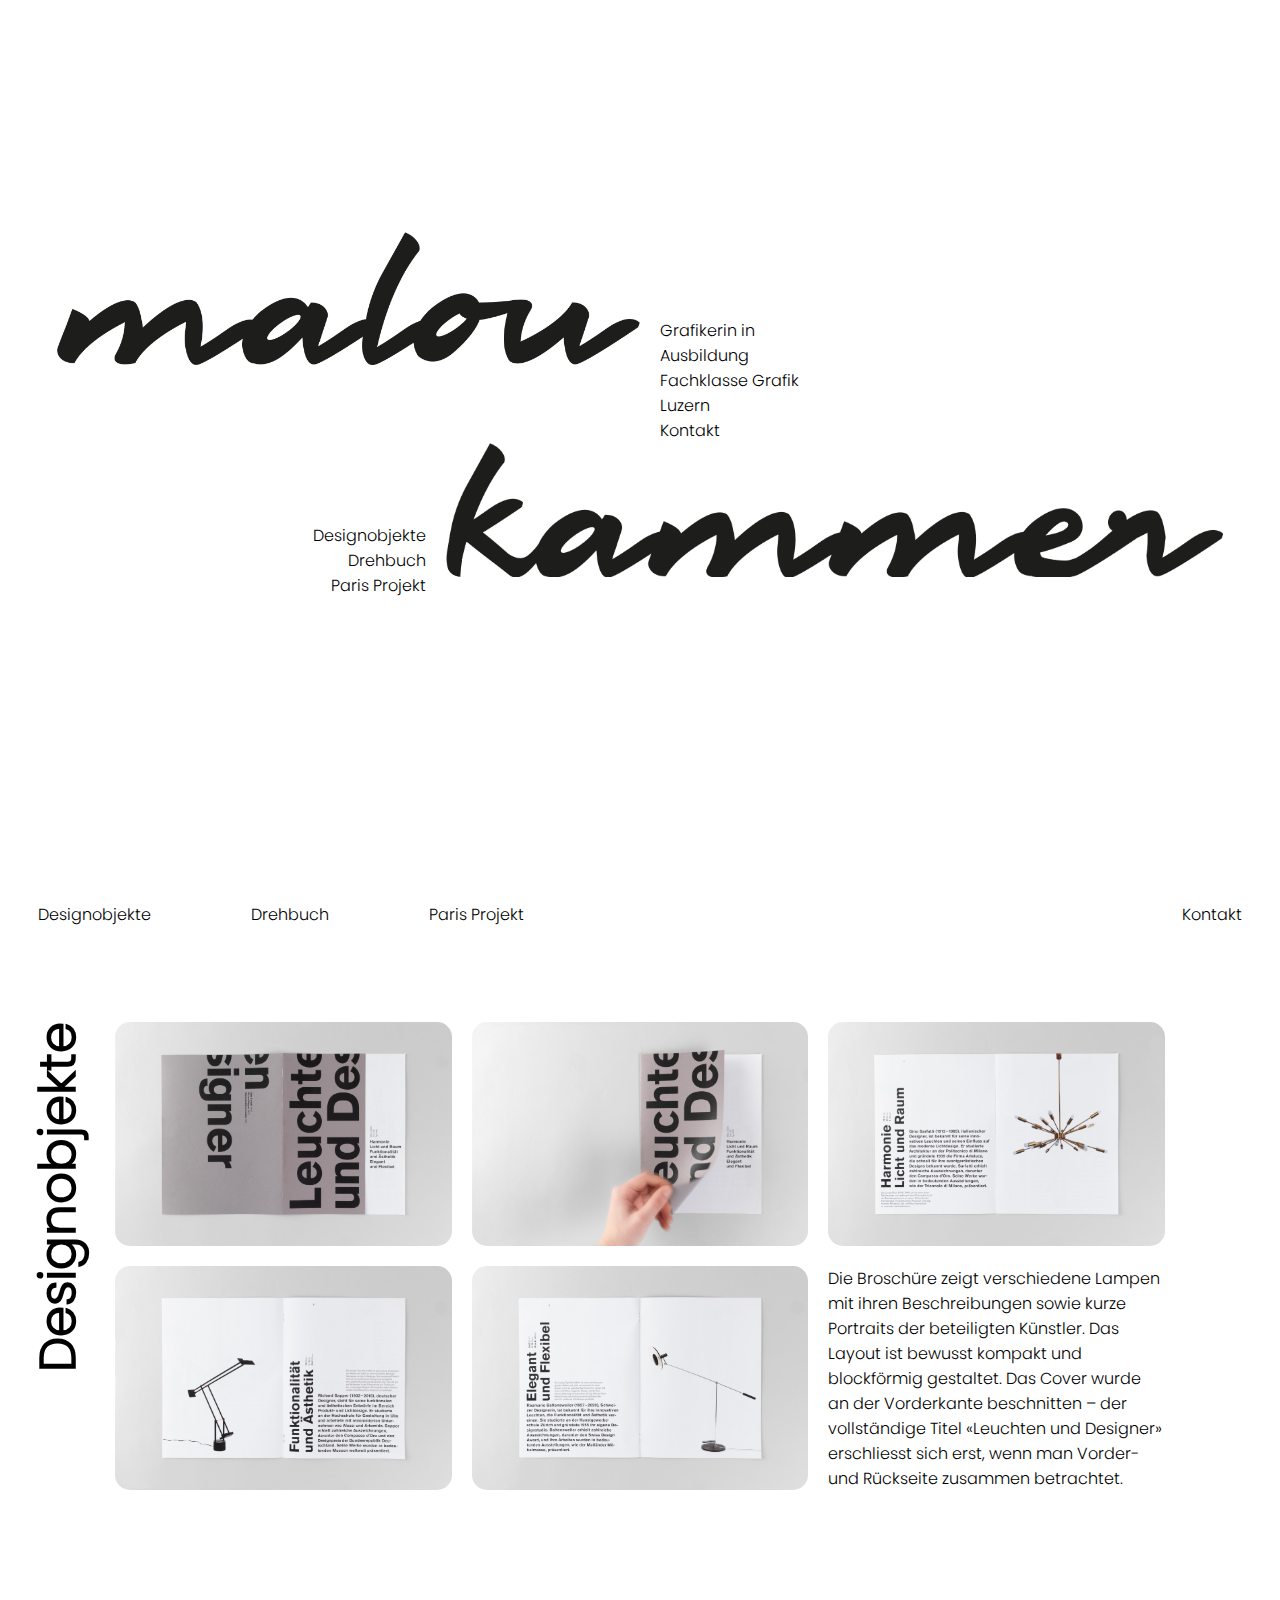
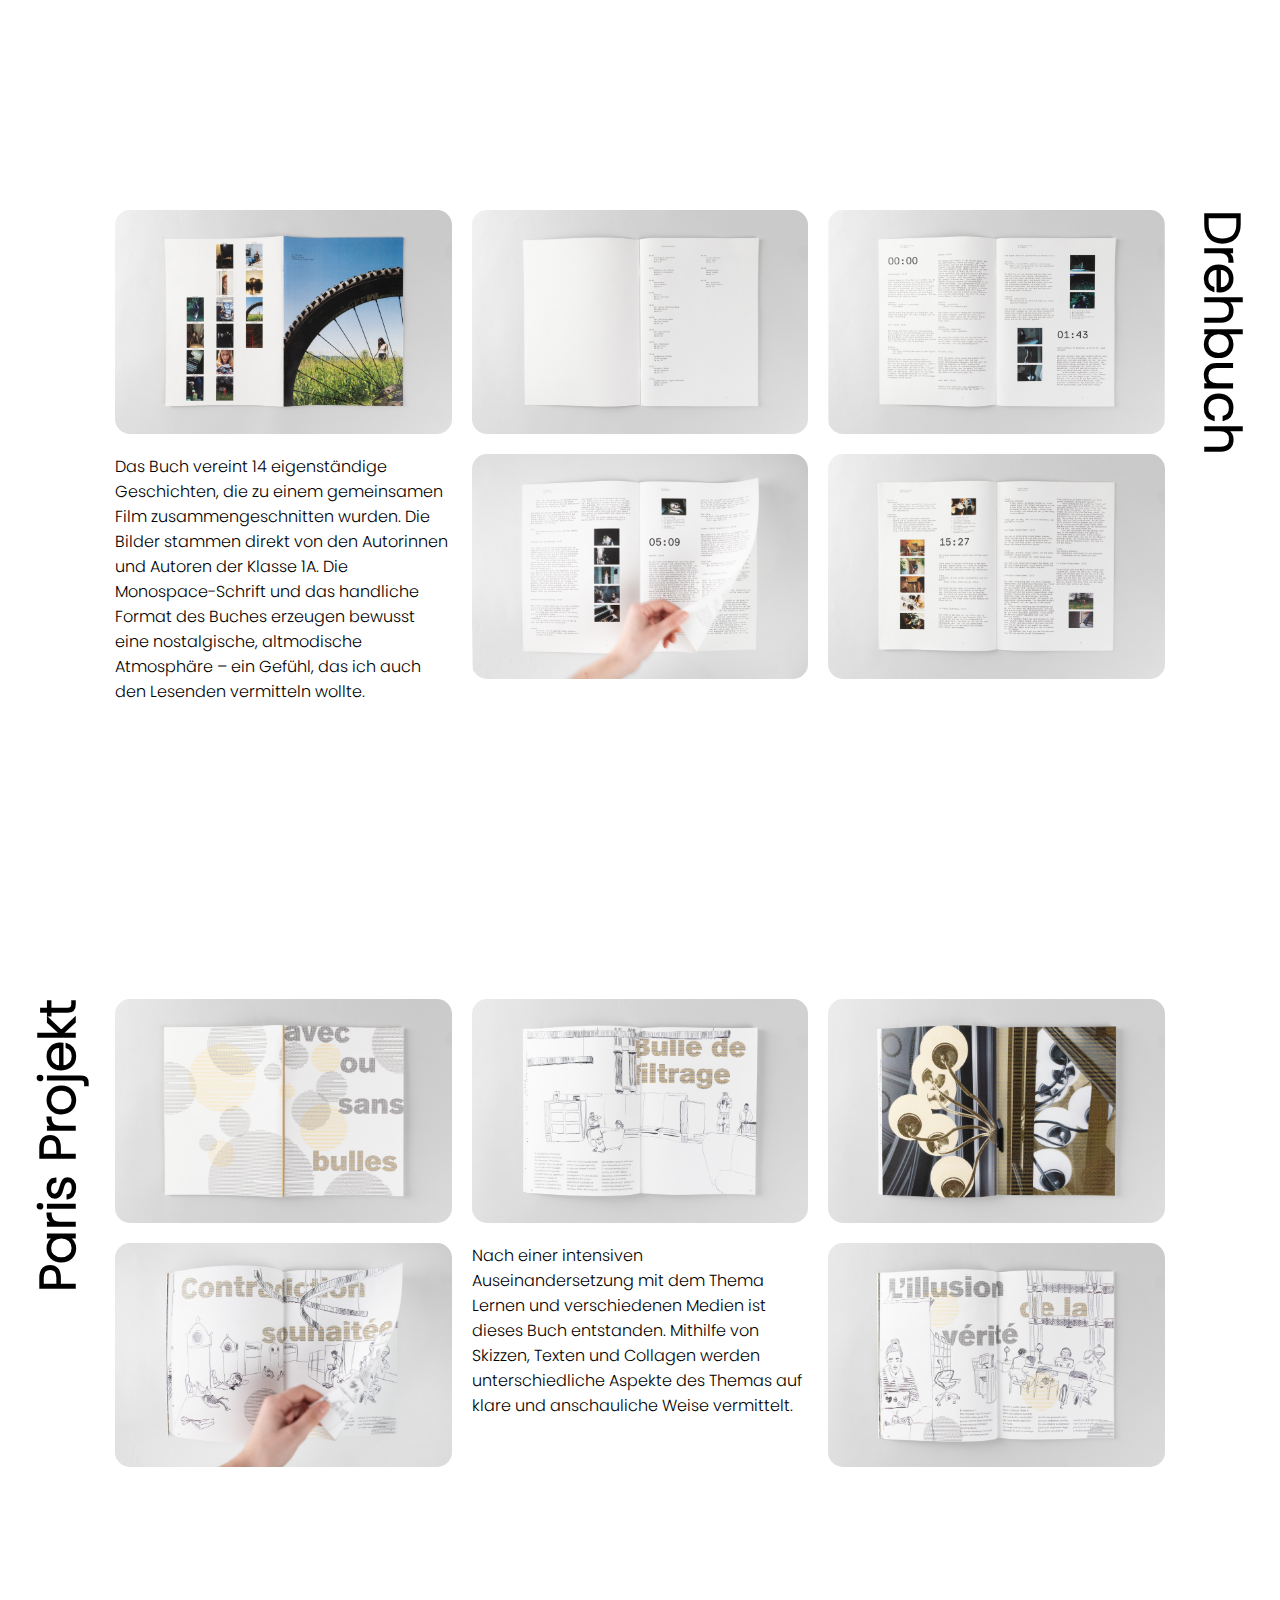
<file: index.html>
<!DOCTYPE html>
<html lang="de">

  <head>
    <meta charset="UTF-8" />
    <meta name="viewport" content="width=device-width, initial-scale=1.0" />
    <meta name="author" content="Malou Kammer" />
    <meta name="description" content="Ich bin Grafikerin in Ausbildung an der Fachklasse Grafik Luzern"/>
    <link rel="stylesheet" href="style.css" />
    <title>Malou Kammer</title>
  </head>
  
  <body>
  <div class="titel-container">

    <div class="maloukammer">
      <img src="data/Titel_Teil1.png" alt="maloukammer">
    </div>

    <div class="maloukammer2">
      <img src="data/Titel_Teil2.png" alt="maloukammer2">
    </div>

    <div class="bio">Grafikerin in Ausbildung <br> 
      <a href="https://www.fachklassegrafik.ch/" target="_blank">Fachklasse Grafik Luzern</a> <br>
      <a href="mailto:malounoelia_kammer@sluz.ch">Kontakt</a></p2>
    </div>

    <div class="bio2"><a href="#ziel-designobjekte">Designobjekte</a> <br> <a href="#ziel-drehbuch">Drehbuch</a> <br> <a href="#ziel-paris">Paris Projekt</a></p2>
    </div>
  </div>


  <div class="grid-container">

   <div class="banner">
    <p3 class="bio3">
    <a href="#ziel-designobjekte"><span>Designobjekte</span></a>
    <a href="#ziel-drehbuch"><span>Drehbuch</span></a>
    <a href="#ziel-paris"><span>Paris Projekt</span></a>
    </p3>
    <p3 class="bio4"><a href="mailto:malounoelia_kammer@sluz.ch">Kontakt</a></p3>
   </div>

   <!----------------------- Designobjekte -------------------------->
   <div class="designobjekte-name" id="ziel-designobjekte">
    <h1>Designobjekte</h1>
   </div>

   <div class="designobjekte-text">
    <p>Die Broschüre zeigt verschiedene Lampen mit ihren Beschreibungen sowie kurze Portraits der beteiligten Künstler. 
      Das Layout ist bewusst kompakt und blockförmig gestaltet. 
      Das Cover wurde an der Vorderkante beschnitten – der vollständige Titel «Leuchten und Designer» erschliesst sich erst, 
      wenn man Vorder- und Rückseite zusammen betrachtet.
    </p>
   </div>
   
   <div class="designobjekte-1">
    <img src="data/Kammer_Malou_Layout1_1.jpg" class="a"/>
    <img src="data/Kammer_Malou_Layout1_1_vergroessert.jpg" class="b"/>
   </div>

   <div class="designobjekte-2">
    <img src="data/Kammer_Malou_Layout1_2.jpg" class="a"/>
    <img src="data/Kammer_Malou_Layout1_2_vergroessert.jpg" class="b"/>
   </div>
   
   <div class="designobjekte-3">
    <img src="data/Kammer_Malou_Layout1_3.jpg" class="a"/>
    <img src="data/Kammer_Malou_Layout1_3_vergroessert.jpg" class="b"/>
   </div>

   <div class="designobjekte-4">
    <img src="data/Kammer_Malou_Layout1_4.jpg" class="a"/>
    <img src="data/Kammer_Malou_Layout1_4_vergroessert.jpg" class="b"/>
   </div>

   <div class="designobjekte-5">
    <img src="data/Kammer_Malou_Layout1_5.jpg" class="a"/>
    <img src="data/Kammer_Malou_Layout1_5_vergroessert.jpg" class="b"/>
   </div>

   <!---------------------------- Drehbuch ------------------------------>
   <div class="drehbuch-name" id="ziel-drehbuch">
    <h1>Drehbuch</h1>
   </div>

   <div class="drehbuch-text">
    <p> Das Buch vereint 14 eigenständige Geschichten, die zu einem gemeinsamen Film zusammengeschnitten wurden. 
      Die Bilder stammen direkt von den Autorinnen und Autoren der Klasse 1A. 
      Die Monospace-Schrift und das handliche Format des Buches erzeugen bewusst eine nostalgische, 
      altmodische Atmosphäre – ein Gefühl, das ich auch den Lesenden vermitteln wollte.
    </p>
   </div>
   
   <div class="drehbuch-1">
    <img src="data/Kammer_Malou_Layout2_1.jpg" class="a"/>
    <img src="data/Kammer_Malou_Layout2_1_vergroessert.jpg" class="b"/>
   </div>

   <div class="drehbuch-2">
    <img src="data/Kammer_Malou_Layout2_2.jpg" class="a"/>
    <img src="data/Kammer_Malou_Layout2_2_vergroessert.jpg" class="b"/>
   </div>

   <div class="drehbuch-3">
    <img src="data/Kammer_Malou_Layout2_3.jpg" class="a"/>
    <img src="data/Kammer_Malou_Layout2_3_vergroessert.jpg" class="b"/>
   </div>

   <div class="drehbuch-4">
    <img src="data/Kammer_Malou_Layout2_4.jpg" class="a"/>
    <img src="data/Kammer_Malou_Layout2_4_vergroessert.jpg" class="b"/>
   </div>

   <div class="drehbuch-5">
    <img src="data/Kammer_Malou_Layout2_5.jpg" class="a"/>
    <img src="data/Kammer_Malou_Layout2_5_vergroessert.jpg" class="b"/>
   </div>

   <!----------------------------- Paris -------------------------------->
   <div class="paris-name" id="ziel-paris">
    <h1>Paris Projekt</h1>
   </div>

   <div class="paris-text">
    <p> Nach einer intensiven Auseinandersetzung mit dem Thema Lernen und verschiedenen Medien 
      ist dieses Buch entstanden. Mithilfe von Skizzen, Texten und Collagen werden unterschiedliche Aspekte 
      des Themas auf klare und anschauliche Weise vermittelt.


    </p>
   </div>
   
   <div class="paris-1">
    <img src="data/Kammer_Malou_Layout4_Paris_1.jpg" class="a"/>
    <img src="data/Kammer_Malou_Layout4_Paris_1_vergroessert.jpg" class="b"/>
   </div>
   
    <div class="paris-2">
    <img src="data/Kammer_Malou_Layout4_Paris_2.jpg" class="a"/>
    <img src="data/Kammer_Malou_Layout4_Paris_2_vergroessert.jpg" class="b"/>
   </div>

   <div class="paris-3">
    <img src="data/Kammer_Malou_Layout4_Paris_3.jpg" class="a"/>
    <img src="data/Kammer_Malou_Layout4_Paris_3_vergroessert.jpg" class="b"/>
   </div>

   <div class="paris-4">
    <img src="data/Kammer_Malou_Layout4_Paris_4.jpg" class="a"/>
    <img src="data/Kammer_Malou_Layout4_Paris_4_vergroessert.jpg" class="b"/>
   </div>

   <div class="paris-5">
    <img src="data/Kammer_Malou_Layout4_Paris_5.jpg" class="a"/>
    <img src="data/Kammer_Malou_Layout4_Paris_5_vergroessert.jpg" class="b"/>
   </div>
   
    <!-- ACHTUNG HIER ENDET UNSER GRID CONTAINER -->
  </div>
  
  
  
  
  
  
  
  
    <!-- ACHTUNG ALLER INHALT MUSS VOR DIESER LINIE REIN -->
  </body>
  
</html>
</file>
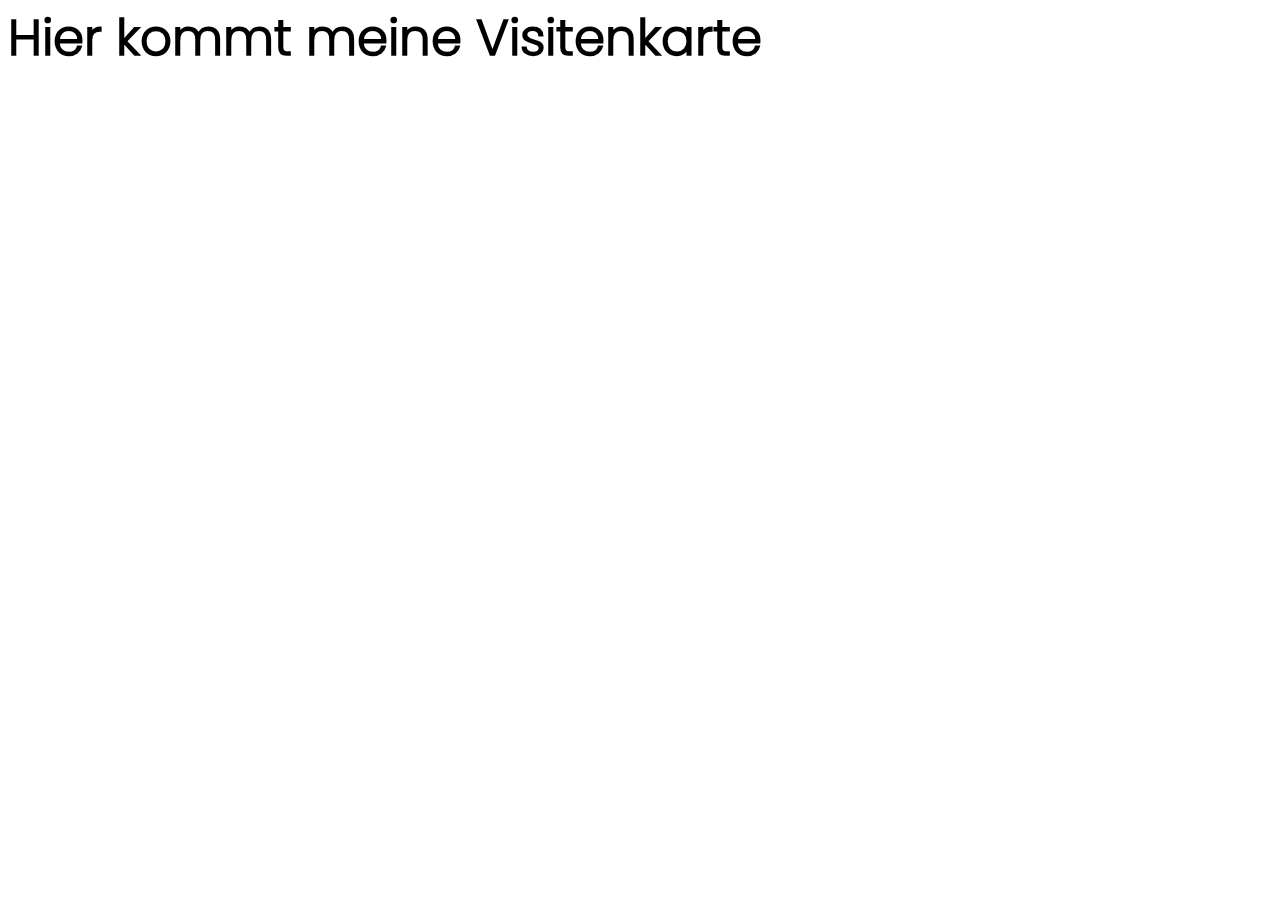
<file: index_platzhalter.html>
<!DOCTYPE html>
<html lang="de">

  <head>
    <meta charset="UTF-8" />
    <meta name="viewport" content="width=device-width, initial-scale=1.0" />
    <meta name="author" content="Malou Kammer" />
    <meta name="description" content="Ich bin Grafikerin in Ausbildung an der Fachklasse Grafik Luzern"/>
    <link rel="stylesheet" href="style.css" />
    <title>Malou Kammer</title>
  </head>
  
  <body>
    <h1>Hier kommt meine Visitenkarte</h1>
  </body>
  
</html>
</file>
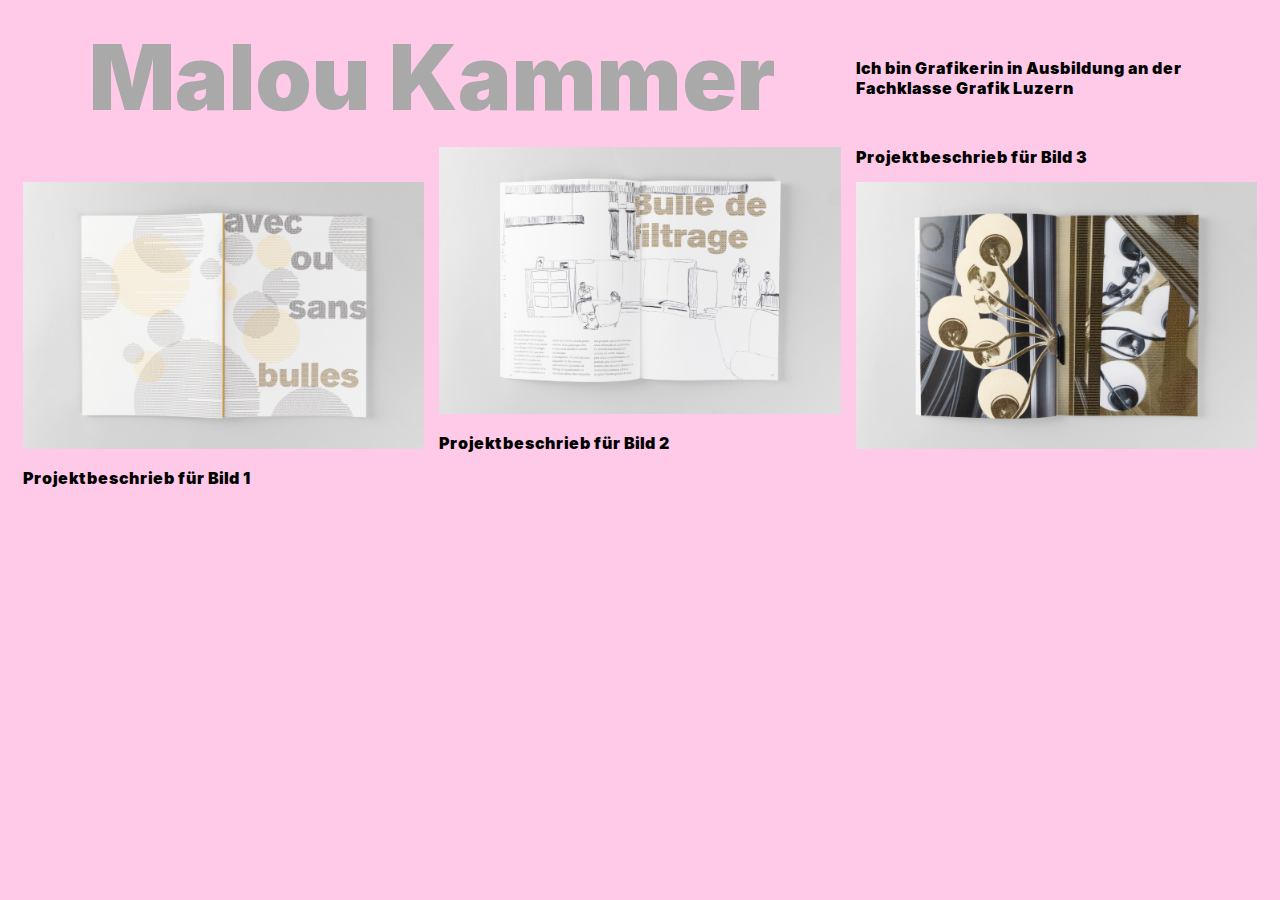
<file: index_v2.html>
<!DOCTYPE html>
<html lang="de">

  <head>
    <meta charset="UTF-8" />
    <meta name="viewport" content="width=device-width, initial-scale=1.0" />
    <meta name="author" content="Malou Kammer" />
    <meta name="description" content="Ich bin Grafikerin in Ausbildung an der Fachklasse Grafik Luzern"/>
    <link rel="stylesheet" href="style_v2.css" />
    <title>Malou Kammer</title>
  </head>
  
  <body>
  <div class="grid-container">
   
    <div class="name">
      <h1>Malou Kammer</h1>
   </div>

   <div class="bio">
    <p>Ich bin Grafikerin in Ausbildung an der Fachklasse Grafik Luzern</p>
   </div>
   
   <div class="image-1">
    <img src="data/Kammer_Malou_Layout4_Paris_1.jpg" />
   </div>
   
    <div class="image-2">
    <img src="data/Kammer_Malou_Layout4_Paris_2.jpg" />
   </div>

   <div class="image-3">
    <img src="data/Kammer_Malou_Layout4_Paris_3.jpg" />
   </div>

   <div class="text-1">
    <p>Projektbeschrieb für Bild 1</p>
   </div>

   <div class="text-2">
    <p>Projektbeschrieb für Bild 2</p>
   </div>

   <div class="text-3">
    <p>Projektbeschrieb für Bild 3</p>
   </div>






    <!-- ACHTUNG HIER ENDET UNSER GRID CONTAINER -->
  </div>
  
  
  
  
  
  
  
  
  
  
  
    <!-- ACHTUNG ALLER INHALT MUSS VOR DIESER LINIE REIN -->
  </body>
  
</html>
</file>
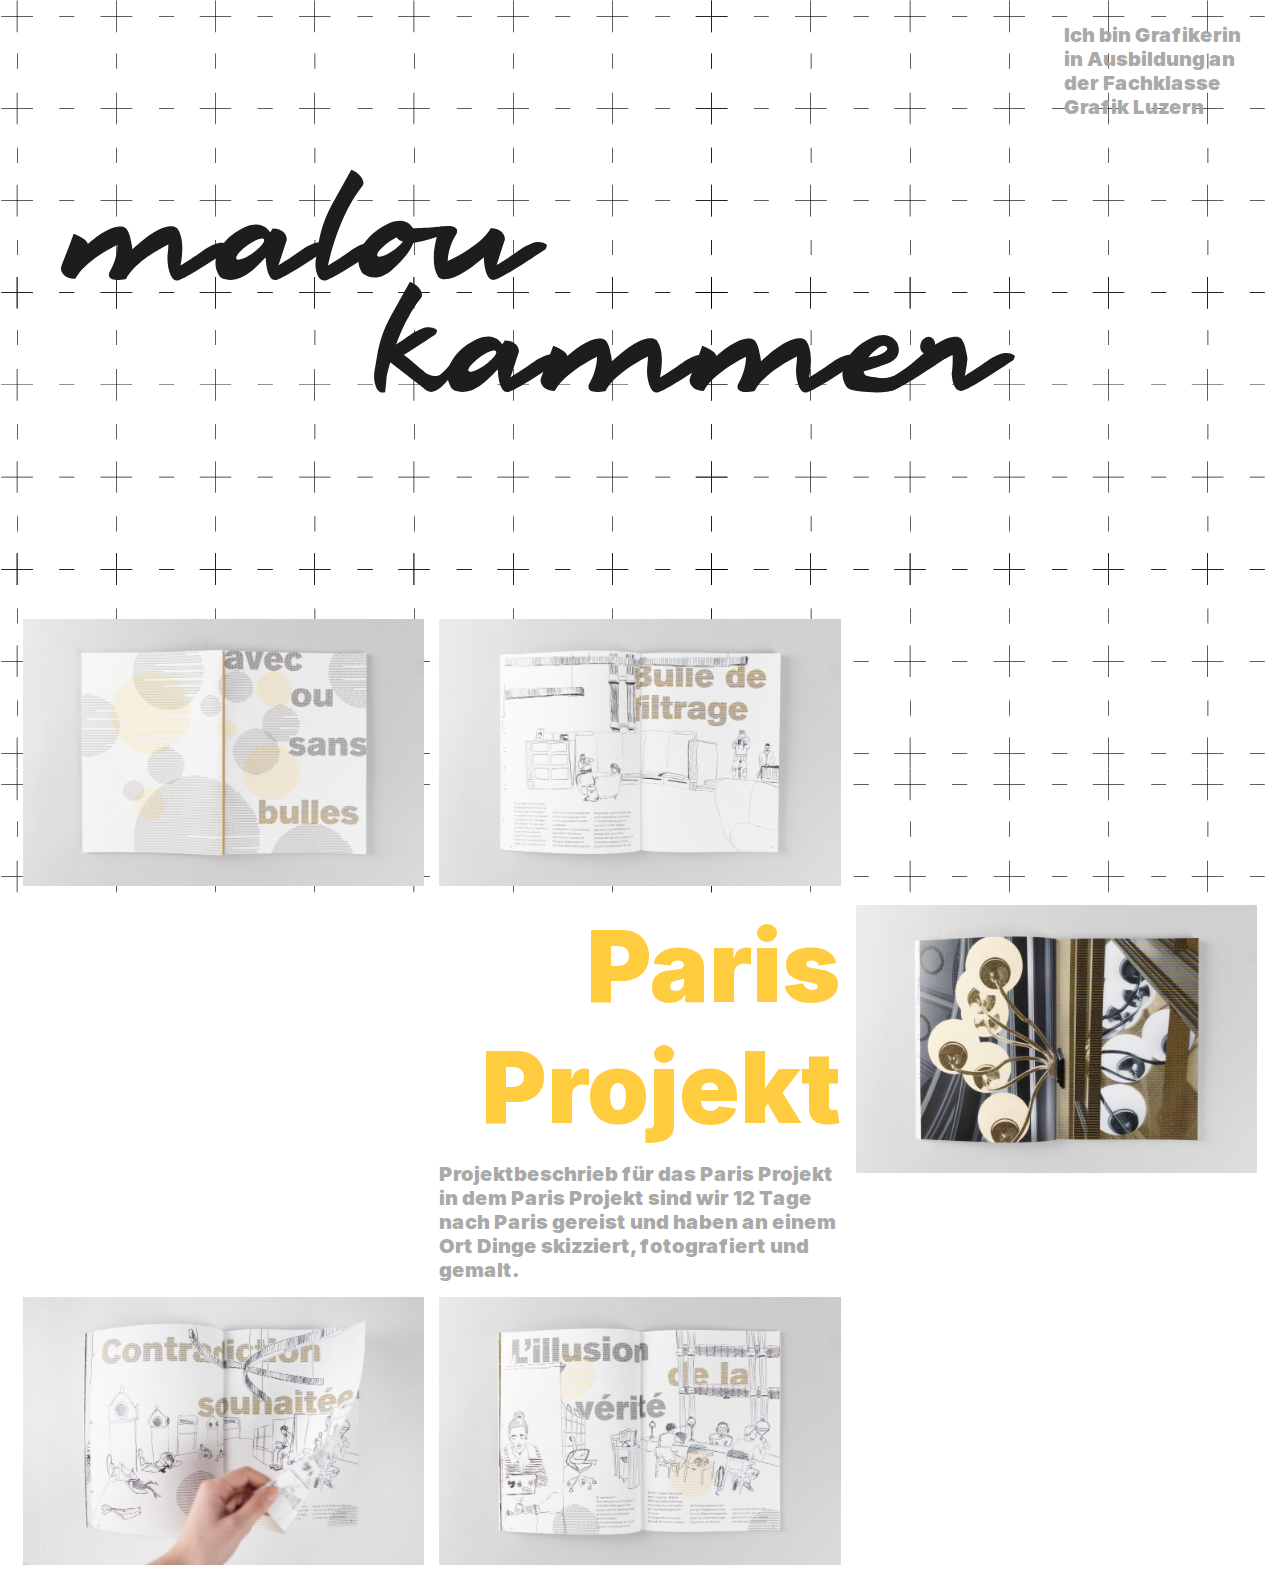
<file: index_v3.html>
<!DOCTYPE html>
<html lang="de">

  <head>
    <meta charset="UTF-8" />
    <meta name="viewport" content="width=device-width, initial-scale=1.0" />
    <meta name="author" content="Malou Kammer" />
    <meta name="description" content="Ich bin Grafikerin in Ausbildung an der Fachklasse Grafik Luzern"/>
    <link rel="stylesheet" href="style_v3.css" />
    <title>Malou Kammer</title>
  </head>
  
  <body>
  <div class="grid-container">

   <div class="projectname">
    <h2>Paris Projekt</h2>
   </div>

   <div class="bio">
    <p>Ich bin Grafikerin in Ausbildung an der Fachklasse Grafik Luzern</p>
   </div>
   
   <div class="image-1">
    <img src="data/Kammer_Malou_Layout4_Paris_1.jpg" />
   </div>
   
    <div class="image-2">
    <img src="data/Kammer_Malou_Layout4_Paris_2.jpg" />
   </div>

   <div class="image-3">
    <img src="data/Kammer_Malou_Layout4_Paris_3.jpg" />
   </div>

   <div class="image-4">
    <img src="data/Kammer_Malou_Layout4_Paris_4.jpg" />
   </div>

   <div class="image-5">
    <img src="data/Kammer_Malou_Layout4_Paris_5.jpg" />
   </div>

   <div class="schrift">
    <img src="data/schrift.svg" />
   </div>

   <div class="text-1">
    <p>Projektbeschrieb für das Paris Projekt in dem Paris Projekt sind wir 12 Tage nach Paris gereist und haben an einem Ort Dinge skizziert, fotografiert und gemalt.
    </p>
   </div>

   
    <!-- ACHTUNG HIER ENDET UNSER GRID CONTAINER -->
  </div>
  
  
  
  
  
  
  
  
  
  
  
    <!-- ACHTUNG ALLER INHALT MUSS VOR DIESER LINIE REIN -->
  </body>
  
</html>
</file>
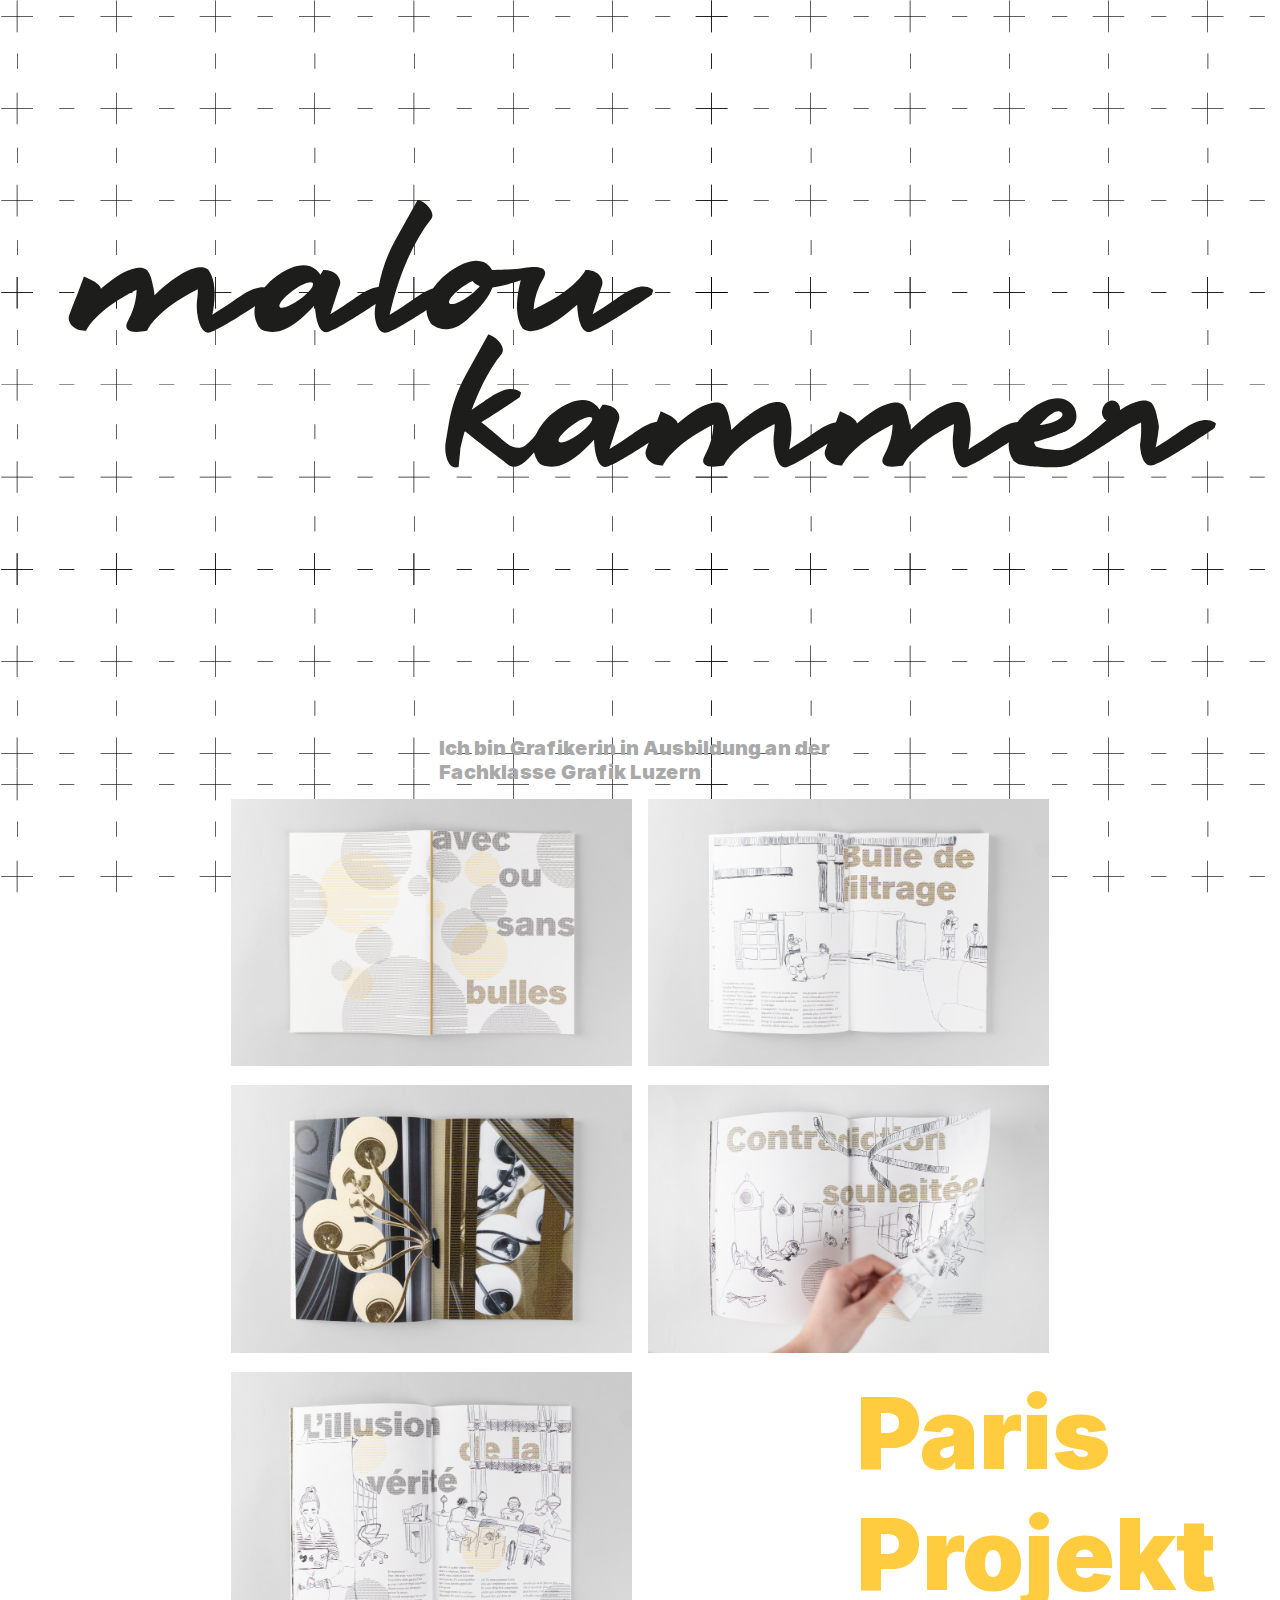
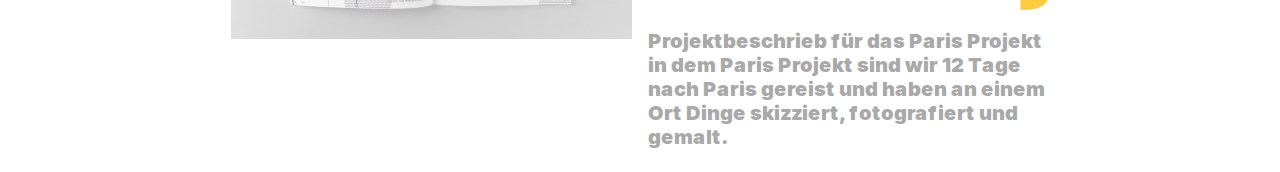
<file: index_v4.html>
<!DOCTYPE html>
<html lang="de">

  <head>
    <meta charset="UTF-8" />
    <meta name="viewport" content="width=device-width, initial-scale=1.0" />
    <meta name="author" content="Malou Kammer" />
    <meta name="description" content="Ich bin Grafikerin in Ausbildung an der Fachklasse Grafik Luzern"/>
    <link rel="stylesheet" href="style_v4.css" />
    <title>Malou Kammer</title>
  </head>
  
  <body>
  <div class="grid-container">

   <div class="projectname">
    <h2>Paris Projekt</h2>
   </div>

   <div class="bio">
    <p>Ich bin Grafikerin in Ausbildung an der Fachklasse Grafik Luzern</p>
   </div>
   
   <div class="image-1">
    <img src="data/Kammer_Malou_Layout4_Paris_1.jpg" />
   </div>
   
    <div class="image-2">
    <img src="data/Kammer_Malou_Layout4_Paris_2.jpg" />
   </div>

   <div class="image-3">
    <img src="data/Kammer_Malou_Layout4_Paris_3.jpg" />
   </div>

   <div class="image-4">
    <img src="data/Kammer_Malou_Layout4_Paris_4.jpg" />
   </div>

   <div class="image-5">
    <img src="data/Kammer_Malou_Layout4_Paris_5.jpg" />
   </div>

   <div class="schrift">
    <img src="data/schrift.svg" />
   </div>

   <div class="text-1">
    <p>Projektbeschrieb für das Paris Projekt in dem Paris Projekt sind wir 12 Tage nach Paris gereist und haben an einem Ort Dinge skizziert, fotografiert und gemalt.
    </p>
   </div>

   
    <!-- ACHTUNG HIER ENDET UNSER GRID CONTAINER -->
  </div>
  
  
  
  
  
  
  
  
  
  
  
    <!-- ACHTUNG ALLER INHALT MUSS VOR DIESER LINIE REIN -->
  </body>
  
</html>
</file>
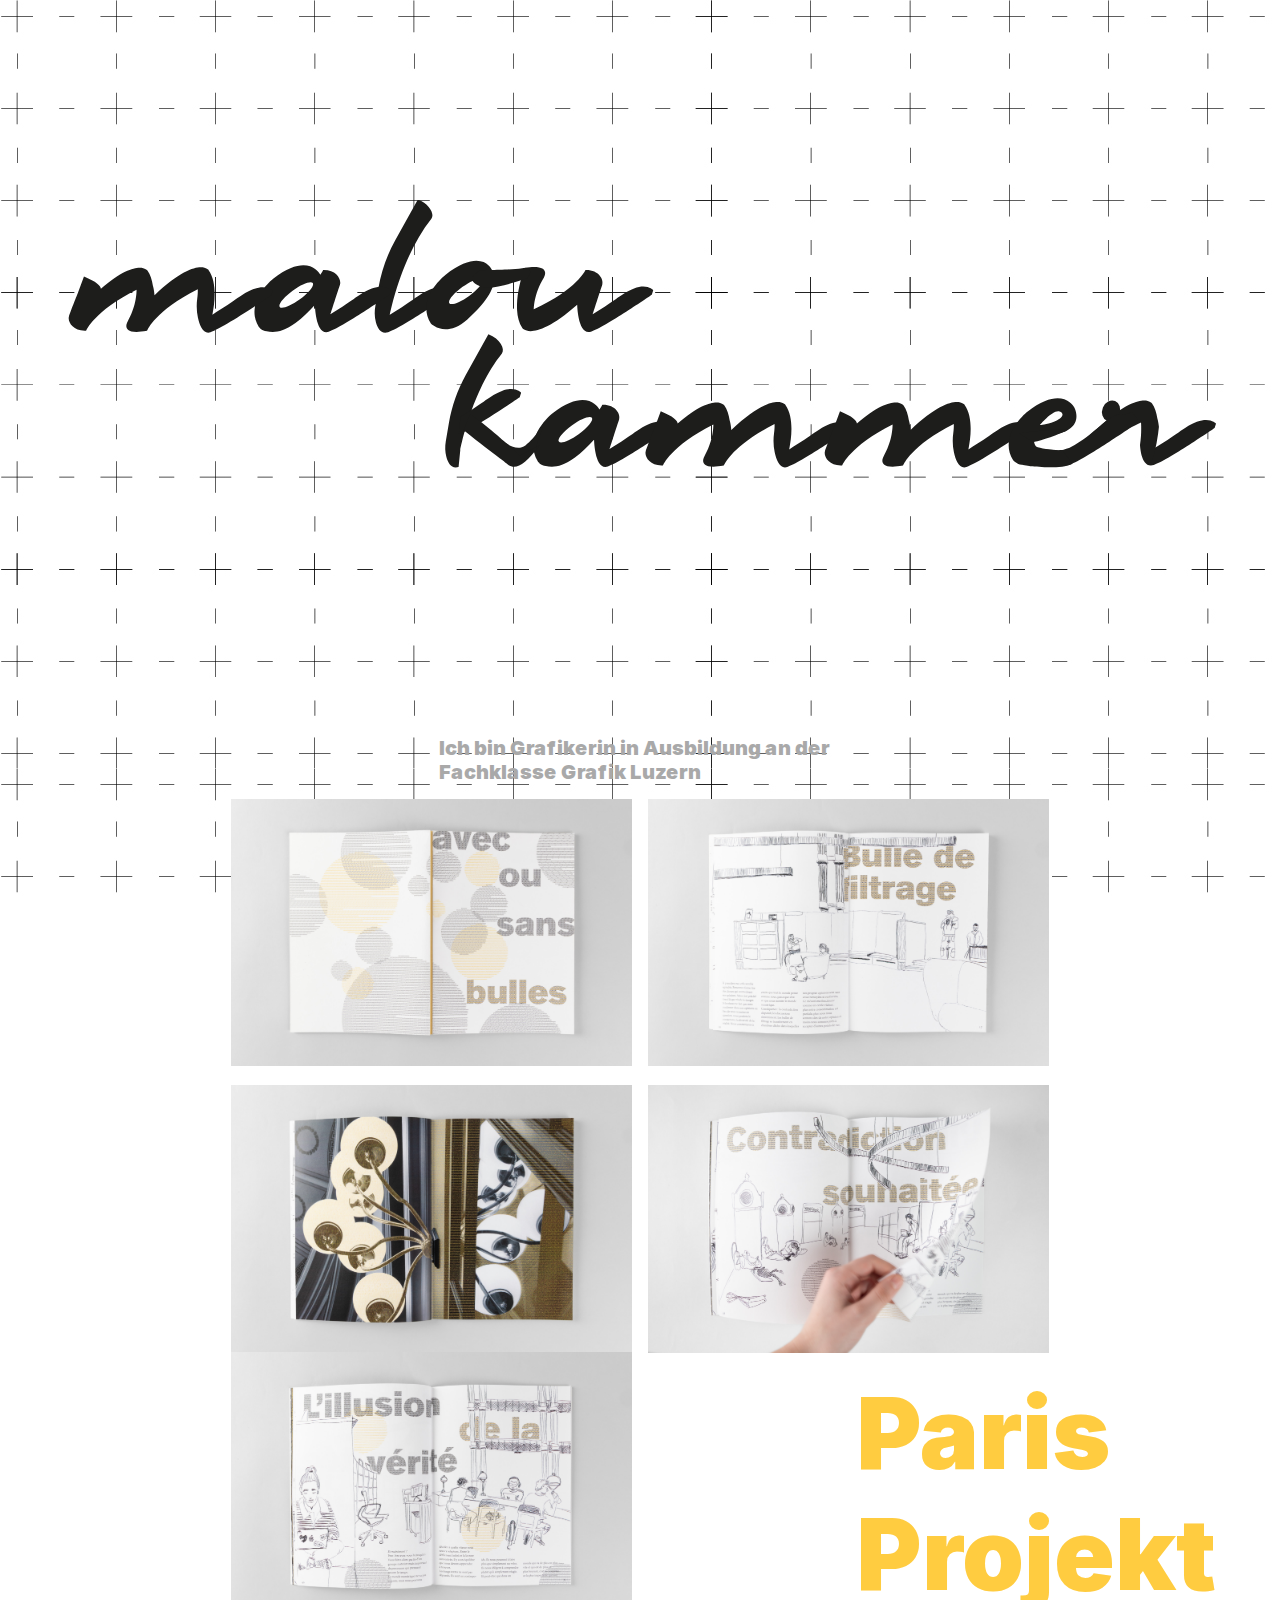
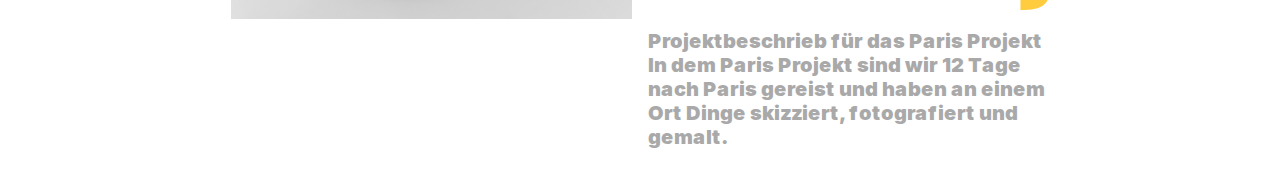
<file: index_v5.html>
<!DOCTYPE html>
<html lang="de">

  <head>
    <meta charset="UTF-8" />
    <meta name="viewport" content="width=device-width, initial-scale=1.0" />
    <meta name="author" content="Malou Kammer" />
    <meta name="description" content="Ich bin Grafikerin in Ausbildung an der Fachklasse Grafik Luzern"/>
    <link rel="stylesheet" href="style_v5.css" />
    <title>Malou Kammer</title>
  </head>
  
  <body>
  <div class="grid-container">

   <div class="projectname">
    <h2><a href="mailto:malounoelia_kammer@sluz.ch">Paris Projekt</a></h2>
   </div>

   <div class="bio">
    <p>Ich bin Grafikerin in Ausbildung an der Fachklasse Grafik Luzern</p>
   </div>
   
   <div class="image-1">
    <img src="data/Kammer_Malou_Layout4_Paris_1.jpg" />
   </div>
   
    <div class="image-2">
    <img src="data/Kammer_Malou_Layout4_Paris_2.jpg" />
   </div>

   <div class="image-3">
    <img src="data/Kammer_Malou_Layout4_Paris_3.jpg" />
   </div>

   <div class="image-4">
    <img src="data/Kammer_Malou_Layout4_Paris_4.jpg" />
   </div>

   <div class="image-5">
    <img src="data/Kammer_Malou_Layout4_Paris_5.jpg" />
   </div>

   <div class="schrift">
    <img src="data/schrift.svg" class="a" />
    <img src="data/schrift2.svg" class="b" />
   </div>

   <div class="text-1">
    <p>Projektbeschrieb für das Paris Projekt <br /> In dem Paris Projekt sind wir 12 Tage nach Paris gereist und haben an einem Ort Dinge skizziert, fotografiert und gemalt.
    </p>
   </div>

   
    <!-- ACHTUNG HIER ENDET UNSER GRID CONTAINER -->
  </div>
  
  
  
  
  
  
  
  
  
  
  
    <!-- ACHTUNG ALLER INHALT MUSS VOR DIESER LINIE REIN -->
  </body>
  
</html>
</file>
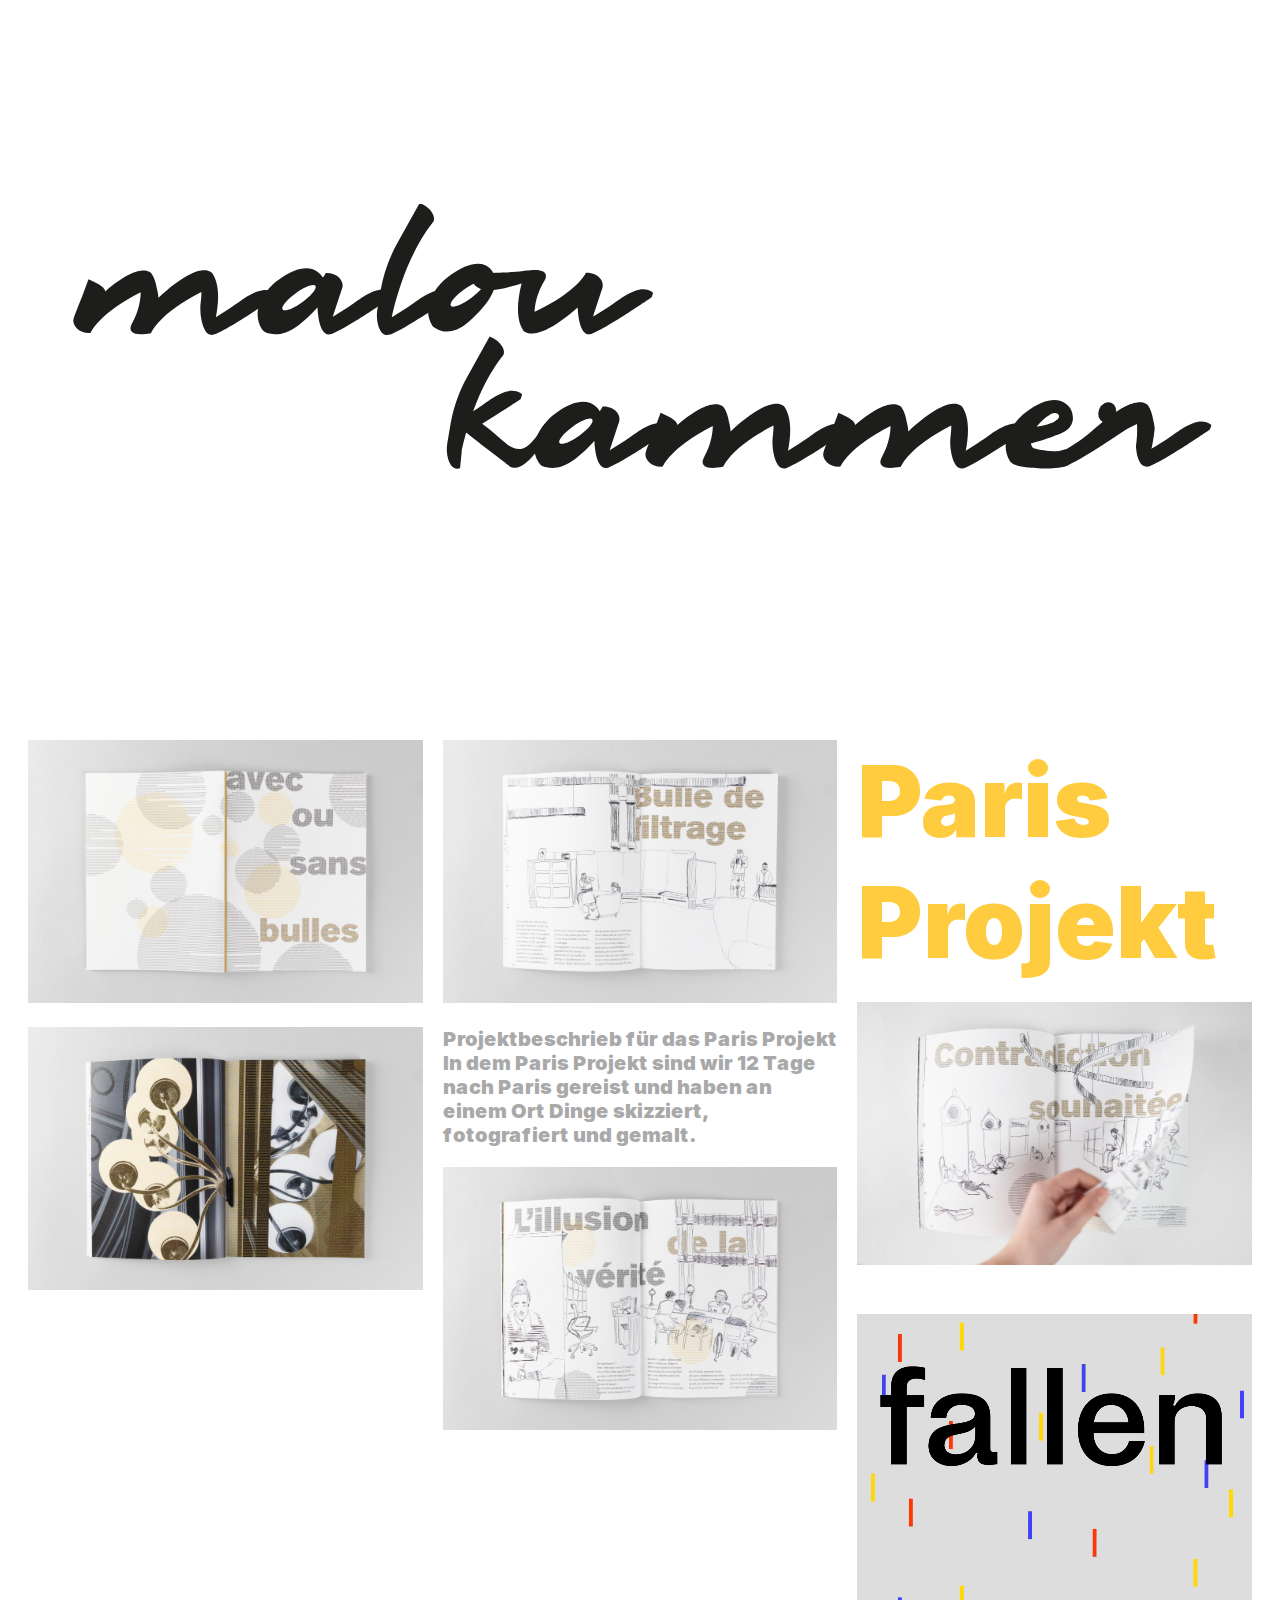
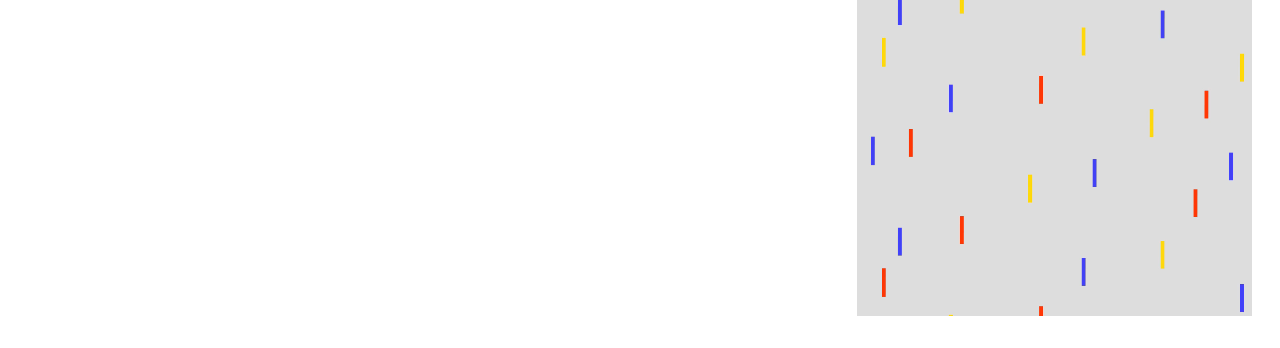
<file: index_v7.html>
<!DOCTYPE html>
<html lang="de">

  <head>
    <meta charset="UTF-8" />
    <meta name="viewport" content="width=device-width, initial-scale=1.0" />
    <meta name="author" content="Malou Kammer" />
    <meta name="description" content="Ich bin Grafikerin in Ausbildung an der Fachklasse Grafik Luzern"/>
    <link rel="stylesheet" href="style_v7.css" />
    <title>Malou Kammer</title>
  </head>
  
  <body>
  <div class="grid-container">

   <div class="schrift">
    <img src="data/schrift.svg" class="a" />
    <img src="data/schrift2.svg" class="b" />
   </div>

   <div class="projectname">
    <h2>Paris Projekt</h2>
   </div>
   
   <div class="image-1">
    <img src="data/Kammer_Malou_Layout4_Paris_1.jpg" />
   </div>
   
    <div class="image-2">
    <img src="data/Kammer_Malou_Layout4_Paris_2.jpg" />
   </div>

   <div class="image-3">
    <img src="data/Kammer_Malou_Layout4_Paris_3.jpg" />
   </div>

   <div class="image-4">
    <img src="data/Kammer_Malou_Layout4_Paris_4.jpg" />
   </div>

   <div class="image-5">
    <img src="data/Kammer_Malou_Layout4_Paris_5.jpg" />
   </div>

   <div class="text-1">
    <p>Projektbeschrieb für das Paris Projekt <br /> In dem Paris Projekt sind wir 12 Tage nach Paris gereist und haben an einem Ort Dinge skizziert, fotografiert und gemalt.
    </p>
   </div>

    <div class="video">
    <video autoplay loop muted playsinline>
        <source src="data/Kammer_Malou_AfterEffects.mp4" type="video/mp4">
    </video>
    </div>

   
    <!-- ACHTUNG HIER ENDET UNSER GRID CONTAINER -->
  </div>
  
  
  
  
  
  
  
  
  
  
  
    <!-- ACHTUNG ALLER INHALT MUSS VOR DIESER LINIE REIN -->
  </body>
  
</html>
</file>
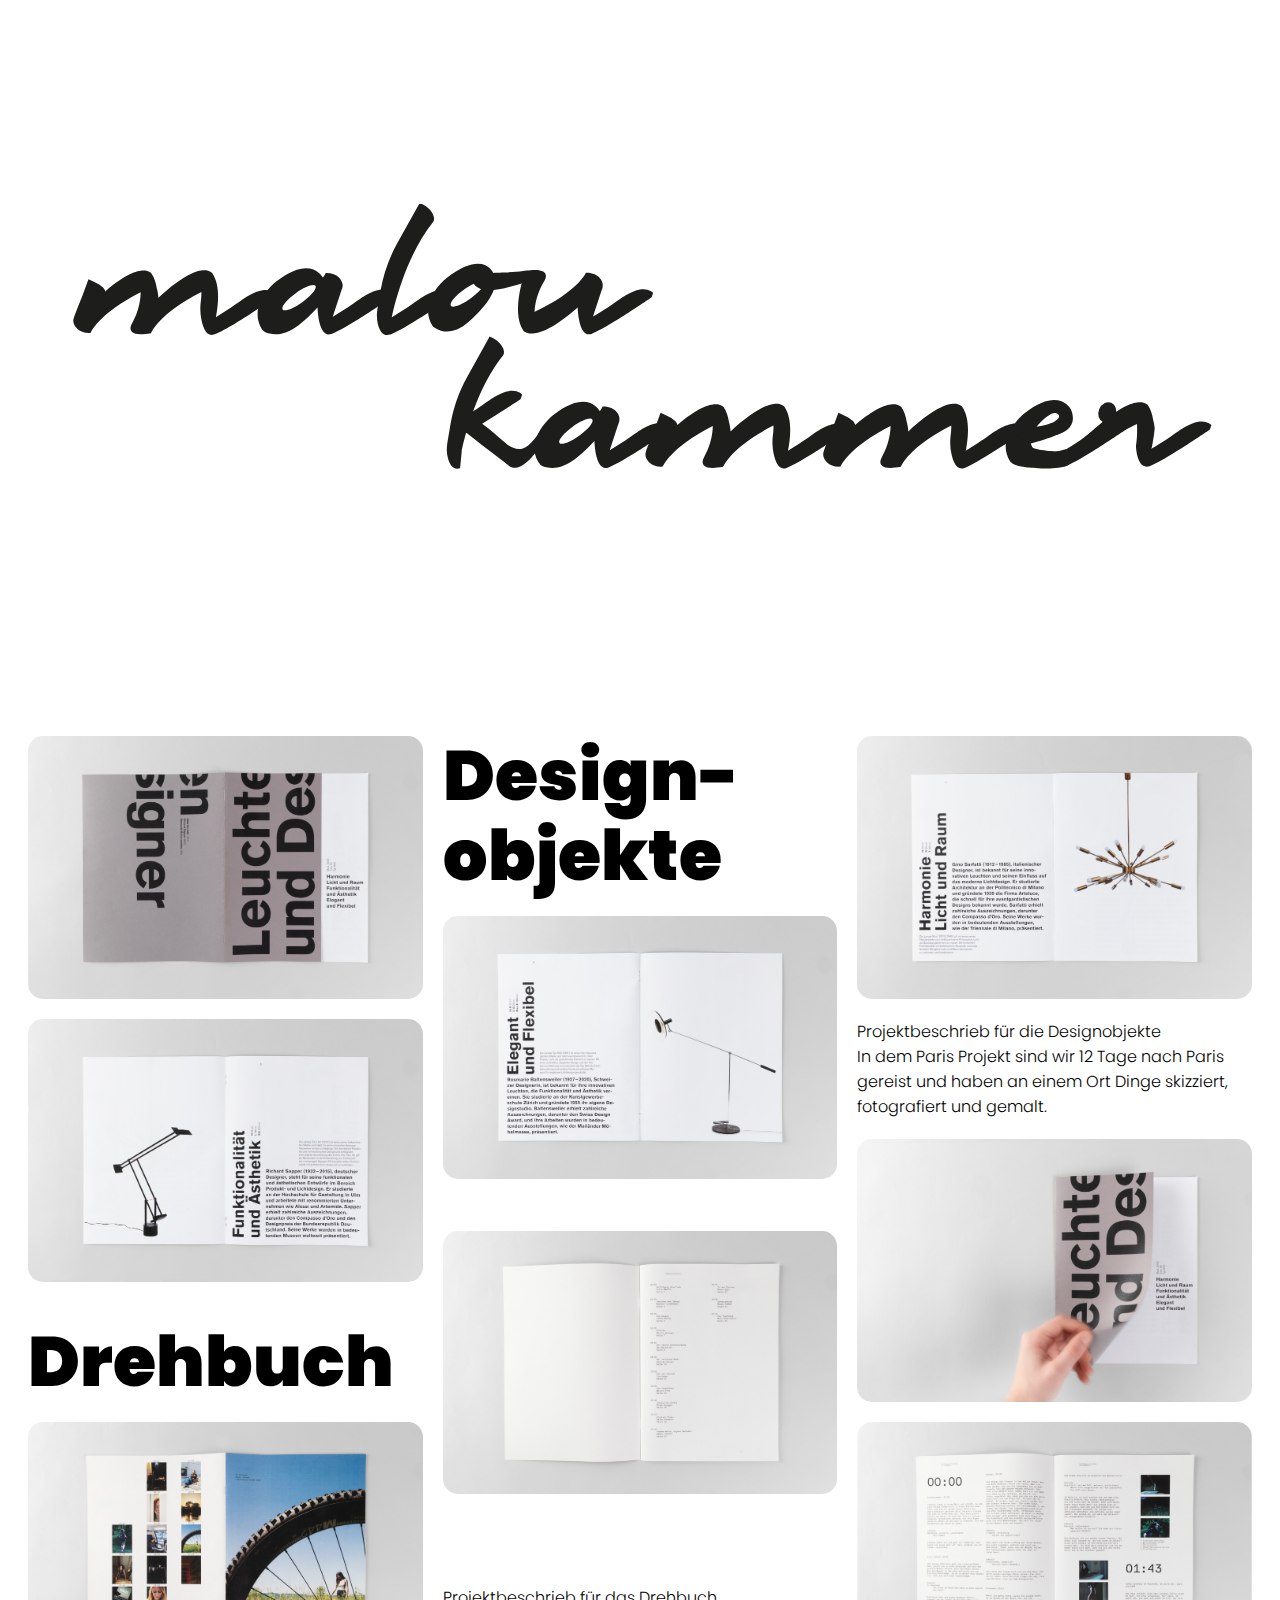
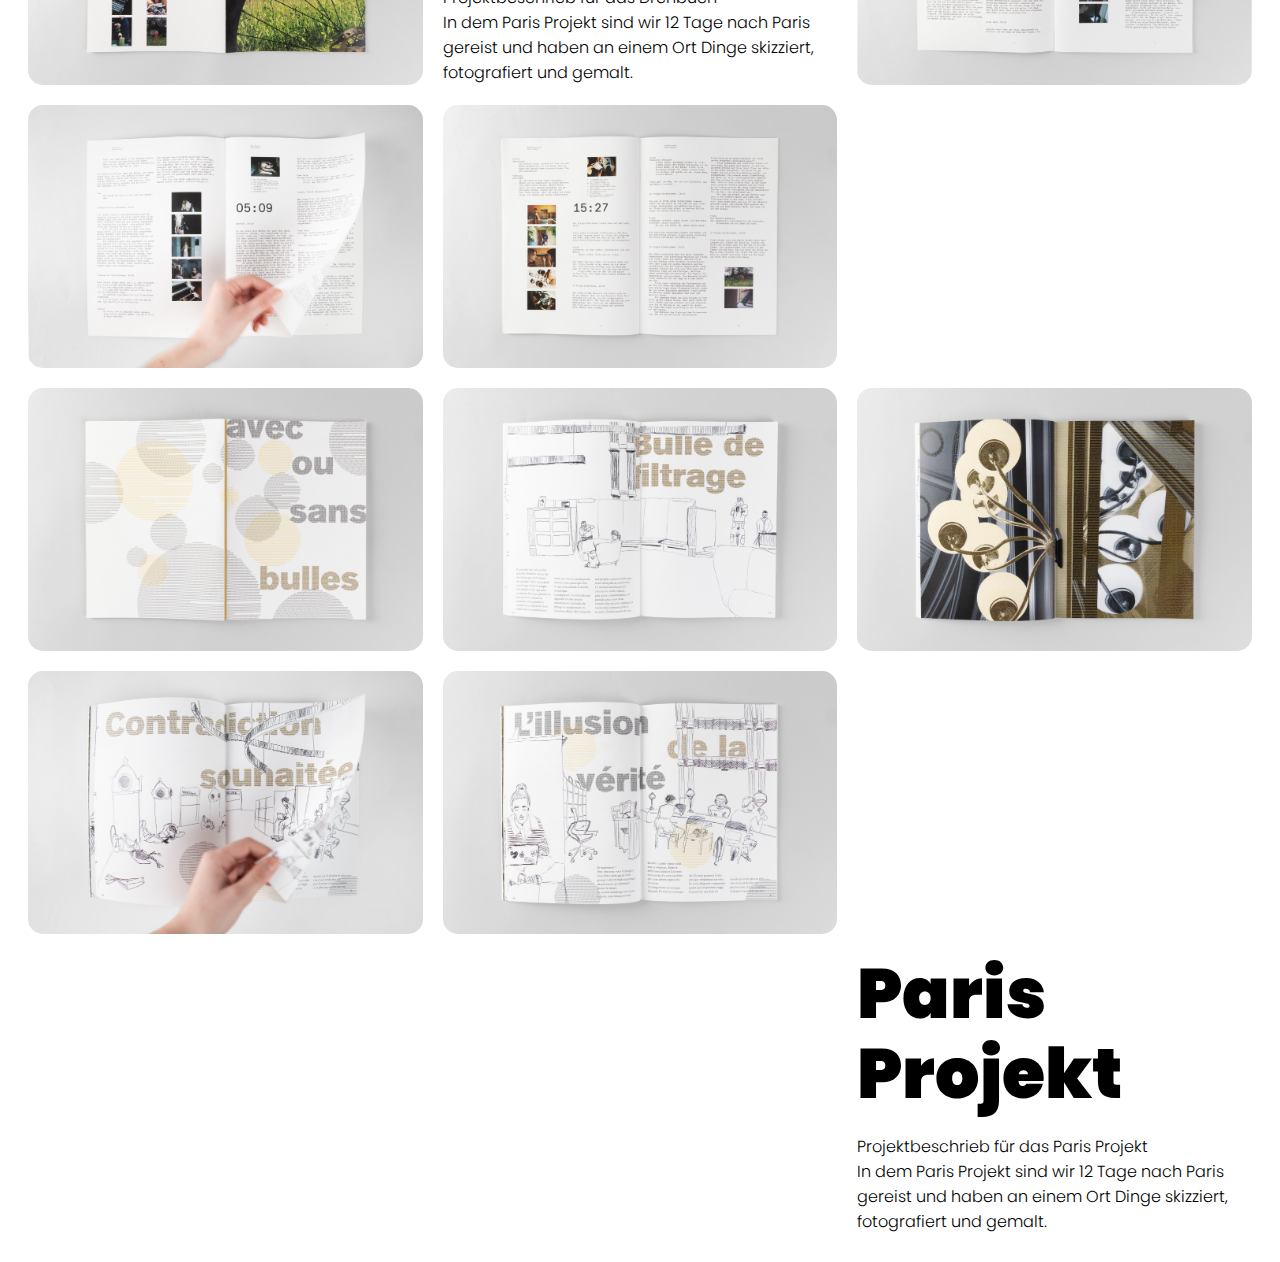
<file: index_v8.html>
<!DOCTYPE html>
<html lang="de">

  <head>
    <meta charset="UTF-8" />
    <meta name="viewport" content="width=device-width, initial-scale=1.0" />
    <meta name="author" content="Malou Kammer" />
    <meta name="description" content="Ich bin Grafikerin in Ausbildung an der Fachklasse Grafik Luzern"/>
    <link rel="stylesheet" href="style_v8.css" />
    <title>Malou Kammer</title>
  </head>
  
  <body>
  <div class="grid-container">

   <div class="maloukammer">
    <img src="data/schrift.svg" />
   </div>

   <!----------------------- Designobjekte -------------------------->
   <div class="designobjekte-name">
    <h1>Design-<br /> objekte</h1>
   </div>

   <div class="designobjekte-text">
    <p>Projektbeschrieb für die Designobjekte <br /> In dem Paris Projekt sind wir 12 Tage nach Paris gereist und haben an einem Ort Dinge skizziert, fotografiert und gemalt.
    </p>
   </div>
   
   <div class="designobjekte-1">
    <img src="data/Kammer_Malou_Layout1_1.jpg" />
   </div>

   <div class="designobjekte-2">
    <img src="data/Kammer_Malou_Layout1_2.jpg" />
   </div>
   
   <div class="designobjekte-3">
    <img src="data/Kammer_Malou_Layout1_3.jpg" />
   </div>

   <div class="designobjekte-4">
    <img src="data/Kammer_Malou_Layout1_4.jpg" />
   </div>

   <div class="designobjekte-5">
    <img src="data/Kammer_Malou_Layout1_5.jpg" />
   </div>

   <!---------------------------- Drehbuch ------------------------------>
   <div class="drehbuch-name">
    <h1>Drehbuch</h1>
   </div>

   <div class="drehbuch-text">
    <p>Projektbeschrieb für das Drehbuch <br /> In dem Paris Projekt sind wir 12 Tage nach Paris gereist und haben an einem Ort Dinge skizziert, fotografiert und gemalt.
    </p>
   </div>
   
   <div class="drehbuch-1">
    <img src="data/Kammer_Malou_Layout2_1.jpg" />
   </div>

   <div class="drehbuch-2">
    <img src="data/Kammer_Malou_Layout2_2.jpg" />
   </div>

   <div class="drehbuch-3">
    <img src="data/Kammer_Malou_Layout2_3.jpg" />
   </div>

   <div class="drehbuch-4">
    <img src="data/Kammer_Malou_Layout2_4.jpg" />
   </div>

   <div class="drehbuch-5">
    <img src="data/Kammer_Malou_Layout2_5.jpg" />
   </div>

   <!----------------------------- Paris -------------------------------->
   <div class="paris-name">
    <h1>Paris <br />Projekt</h1>
   </div>

   <div class="paris-text">
    <p>Projektbeschrieb für das Paris Projekt <br /> In dem Paris Projekt sind wir 12 Tage nach Paris gereist und haben an einem Ort Dinge skizziert, fotografiert und gemalt.
    </p>
   </div>
   
   <div class="paris-1">
    <img src="data/Kammer_Malou_Layout4_Paris_1.jpg" />
   </div>
   
    <div class="paris-2">
    <img src="data/Kammer_Malou_Layout4_Paris_2.jpg" />
   </div>

   <div class="paris-3">
    <img src="data/Kammer_Malou_Layout4_Paris_3.jpg" />
   </div>

   <div class="paris-4">
    <img src="data/Kammer_Malou_Layout4_Paris_4.jpg" />
   </div>

   <div class="paris-5">
    <img src="data/Kammer_Malou_Layout4_Paris_5.jpg" />
   </div>

   
    <!-- ACHTUNG HIER ENDET UNSER GRID CONTAINER -->
  </div>
  
  
  
  
  
  
  
  
  
  
  
    <!-- ACHTUNG ALLER INHALT MUSS VOR DIESER LINIE REIN -->
  </body>
  
</html>
</file>
<file: style.css>
@font-face {
    font-family: "Poppins-Light";
    src: url("fonts/Poppins-Light.otf") format("opentype");
}

@font-face {
    font-family: "Poppins-Black";
    src: url("fonts/Poppins-Black.otf") format("opentype");
}

body {
    font-family: "Poppins-Light", serif;
}

html {
  scroll-behavior: smooth;
  scroll-padding-top: 75px;
}

h1 {
    margin: 0;
    font-family: "Poppins-Light", serif;
    font-size: 50px;
    line-height: 60px;
}

h1:hover {
    font-size: 74px;
}

p {
    font-size: 16px;
    color: black
}

p:hover {
    font-size: 25px;
}

img {
    max-width: 100%;
    height: auto;
    border-radius: 15px;
    margin: 0;
    display: block;
}

/* ---------------------------------------- titel --------------------------------------- */

.titel-container {
    display: grid;
    grid-template-columns: 1fr 4fr 4fr 4fr 4fr 4fr 4fr 1fr;
    grid-template-areas: 
    ". maloukammer maloukammer maloukammer bio . . ."
    ". . bio2 maloukammer2 maloukammer2 maloukammer2 maloukammer2 .";
}

/* ---------------------------------------- Raster -------------------------------------- */

.grid-container {
display: grid;
padding: 20px;
gap: 20px;
grid-template-columns: 1fr 5fr 5fr 5fr 1fr;
grid-template-areas: 
"banner banner banner banner banner"
"designobjekte-name designobjekte-1 designobjekte-2 designobjekte-3 ."
"designobjekte-name designobjekte-4 designobjekte-5 designobjekte-text ."
". drehbuch-1 drehbuch-2 drehbuch-3 drehbuch-name"
". drehbuch-text drehbuch-4 drehbuch-5 drehbuch-name"
"paris-name paris-1 paris-2 paris-3 ."
"paris-name paris-4 paris-text paris-5 ."
". designobjekte-name2 designobjekte-name2 designobjekte-name2 .";
}

/* -------------------------------------- Inhalt-------------------------------------------*/

/* ---------------------------- Malou Kammer ---------------------------- */
.maloukammer {
    grid-area: maloukammer; 
    margin-top: 220px; 
    margin-bottom: 20px;
    position: relative;
}

.maloukammer img {
    max-width: 100%;
    height: auto;
    display: block;
}

.maloukammer2 {
    grid-area: maloukammer2;  
    margin-bottom: 280px;
    position: relative;
}

.maloukammer2 img {
    max-width: 100%;
    height: auto;
    display: block;
}

.bio {
    grid-area: bio;
    margin-top: 310px; 
    padding-left: 20px;
}

.bio a {
  text-decoration: none;
  color: inherit;
}

.bio a:hover {
    color: rgb(255, 137, 204);
}

.bio2 {
    grid-area: bio2;
    text-align: right;
    padding-right: 20px;
    margin-top: 80px;
}

.bio2 a {
  text-decoration: none;
  color: inherit;
}

.bio2 a:hover {
    color: rgb(255, 137, 204);
}

/* ----------------------- banner -----------------------*/
.banner {
    grid-area: banner;
    position: sticky;
    top: 0;
    z-index: 80;
    background-color: white;
    padding: 25px;
    padding-left: 10px;
    padding-right: 10px;
    justify-content: space-between;
    display: flex; 
    margin-bottom: 50px;
}

.banner a {
    text-decoration: none;
    color: inherit;
}

.bio3 {
    margin: 0;
    text-align: left;
    gap: 100px;
    display: flex;
}

.bio3 a:hover {
    color: rgb(255, 137, 204);
}

.bio4 {
    text-align: right;
}

.bio4 a:hover {
    color: rgb(255, 137, 204);
}

/* ------------------------- Designobjekte ---------------------------- */
.designobjekte-name {
    grid-area: designobjekte-name;
    margin: 0;
    writing-mode: vertical-rl;
    transform: rotate(180deg);
    /* scroll-margin-top: 75px; */
}

.designobjekte-name h1 {
    margin: 0;
    text-align: right;
}

/* #ziel-designobjekte {
    scroll-margin-top: 75px;
} */

.designobjekte-text {
    grid-area: designobjekte-text;
}

.designobjekte-text p {
    margin: 0;
    text-align: left;
}

/* ----------- Designobjekte Bilder --------- */
.designobjekte-1 {
    grid-area: designobjekte-1;
    margin: 0;
    position: relative;
}

.designobjekte-1 img {
transition: opacity ;
}

.designobjekte-1 .b {
    position: absolute;
    top: 0;
    left: 0;
    opacity: 0;
}

.designobjekte-1:hover .a {
    opacity: 0;
}

.designobjekte-1:hover .b {
    opacity: 1;
}

/* -------------------------------- */
.designobjekte-2 {
    grid-area: designobjekte-2;
    margin: 0;
    position: relative;
}

.designobjekte-2 img {
transition: opacity ;
}

.designobjekte-2 .b {
    position: absolute;
    top: 0;
    left: 0;
    opacity: 0;
}

.designobjekte-2:hover .a {
    opacity: 0;
}

.designobjekte-2:hover .b {
    opacity: 1;
}

/* -------------------------------- */
.designobjekte-3 {
    grid-area: designobjekte-3;
    margin: 0;
    position: relative;
}

.designobjekte-3 img {
transition: opacity ;
}

.designobjekte-3 .b {
    position: absolute;
    top: 0;
    left: 0;
    opacity: 0;
}

.designobjekte-3:hover .a {
    opacity: 0;
}

.designobjekte-3:hover .b {
    opacity: 1;
}

/* -------------------------------- */
.designobjekte-4 {
    grid-area: designobjekte-4;
    margin-bottom: 300px;
    position: relative;
}

.designobjekte-4 img {
transition: opacity ;
}

.designobjekte-4 .b {
    position: absolute;
    top: 0;
    left: 0;
    opacity: 0;
}

.designobjekte-4:hover .a {
    opacity: 0;
}

.designobjekte-4:hover .b {
    opacity: 1;
}

/* -------------------------------- */
.designobjekte-5 {
    grid-area: designobjekte-5;
    margin-bottom: 300px;
    position: relative;
}

.designobjekte-5 img {
transition: opacity ;
}

.designobjekte-5 .b {
    position: absolute;
    top: 0;
    left: 0;
    opacity: 0;
}

.designobjekte-5:hover .a {
    opacity: 0;
}

.designobjekte-5:hover .b {
    opacity: 1;
}

/* -------------------------------------------- Drehbuch ------------------------------------------- */
.drehbuch-name {
    grid-area: drehbuch-name;
    margin: 0;
    writing-mode: vertical-rl;
}

.drehbuch-name h1 {
    margin: 0;
    text-align: left;
}

/* #ziel-drehbuch {
    scroll-margin-top: 75px;
} */

.drehbuch-text {
    grid-area: drehbuch-text;
}

.drehbuch-text p {
    margin: 0;
    text-align: left;
}

/* ---------- Drehbuch Bilder ----------- */
.drehbuch-1 {
    grid-area: drehbuch-1;
    margin: 0;
    position: relative;
}

.drehbuch-1 img {
transition: opacity ;
}

.drehbuch-1 .b {
    position: absolute;
    top: 0;
    left: 0;
    opacity: 0;
}

.drehbuch-1:hover .a {
    opacity: 0;
}

.drehbuch-1:hover .b {
    opacity: 1;
}

/* ----------------------------- */
.drehbuch-2 {
    grid-area: drehbuch-2;
    margin: 0;
    position: relative;
}

.drehbuch-2 img {
transition: opacity ;
}

.drehbuch-2 .b {
    position: absolute;
    top: 0;
    left: 0;
    opacity: 0;
}

.drehbuch-2:hover .a {
    opacity: 0;
}

.drehbuch-2:hover .b {
    opacity: 1;
}

/* ----------------------------- */

.drehbuch-3 {
    grid-area: drehbuch-3;
    margin: 0;
    position: relative;
}

.drehbuch-3 img {
transition: opacity ;
}

.drehbuch-3 .b {
    position: absolute;
    top: 0;
    left: 0;
    opacity: 0;
}

.drehbuch-3:hover .a {
    opacity: 0;
}

.drehbuch-3:hover .b {
    opacity: 1;
}

/* ----------------------------- */

.drehbuch-4 {
    grid-area: drehbuch-4;
    margin-bottom: 300px;
    position: relative;
}

.drehbuch-4 img {
transition: opacity ;
}

.drehbuch-4 .b {
    position: absolute;
    top: 0;
    left: 0;
    opacity: 0;
}

.drehbuch-4:hover .a {
    opacity: 0;
}

.drehbuch-4:hover .b {
    opacity: 1;
}

/* ----------------------------- */

.drehbuch-5 {
    grid-area: drehbuch-5;
    margin-bottom: 300px;
    position: relative;
}

.drehbuch-5 img {
transition: opacity ;
}

.drehbuch-5 .b {
    position: absolute;
    top: 0;
    left: 0;
    opacity: 0;
}

.drehbuch-5:hover .a {
    opacity: 0;
}

.drehbuch-5:hover .b {
    opacity: 1;
}

/* ------------------------------------------------ Paris ----------------------------------------------- */
.paris-name {
    grid-area: paris-name;
    margin: 0;
    writing-mode: vertical-rl;
    transform: rotate(180deg);
}

.paris-name h1 {
    margin: 0;
    text-align: right;
}

/* #ziel-paris {
    scroll-margin-top: 75px;
} */

.paris-text {
    grid-area: paris-text;
    margin: 0;
}

.paris-text p {
    margin: 0;
    text-align: left;
}

/* ------------ Paris Bilder ----------- */
.paris-1 {
    grid-area: paris-1;
    margin: 0;
    position: relative;
}

.paris-1 img {
transition: opacity ;
}

.paris-1 .b {
    position: absolute;
    top: 0;
    left: 0;
    opacity: 0;
}

.paris-1:hover .a {
    opacity: 0;
}

.paris-1:hover .b {
    opacity: 1;
}

/* ----------------------------- */
.paris-2 {
    grid-area: paris-2;
    margin: 0;
    position: relative;
}

.paris-2 img {
transition: opacity ;
}

.paris-2 .b {
    position: absolute;
    top: 0;
    left: 0;
    opacity: 0;
}

.paris-2:hover .a {
    opacity: 0;
}

.paris-2:hover .b {
    opacity: 1;
}

/* ----------------------------- */
.paris-3 {
    grid-area: paris-3;
    margin: 0;
    position: relative;
}

.paris-3 img {
transition: opacity ;
}

.paris-3 .b {
    position: absolute;
    top: 0;
    left: 0;
    opacity: 0;
}

.paris-3:hover .a {
    opacity: 0;
}

.paris-3:hover .b {
    opacity: 1;
}

/* ----------------------------- */
.paris-4 {
    grid-area: paris-4;
    margin: 0;
    position: relative;
}

.paris-4 img {
transition: opacity ;
}

.paris-4 .b {
    position: absolute;
    top: 0;
    left: 0;
    opacity: 0;
}

.paris-4:hover .a {
    opacity: 0;
}

.paris-4:hover .b {
    opacity: 1;
}

/* ----------------------------- */

.paris-5 {
    grid-area: paris-5;
    margin: 0;
    margin-bottom: 250px;
    position: relative;
}

.paris-5 img {
transition: opacity ;
}

.paris-5 .b {
    position: absolute;
    top: 0;
    left: 0;
    opacity: 0;
}

.paris-5:hover .a {
    opacity: 0;
}

.paris-5:hover .b {
    opacity: 1;
}

/* ---------------------------- */

.text-1 {
    grid-area: text-1;
    margin: 0;
}




/* Hier endet die Zuordnung zu dem Raster */
</file>
<file: style_v2.css>
@font-face {
    font-family: "Inter-Black";
    src: url("fonts/Inter-Black.woff2") format("woff2");
}


body {
    background-color: rgb(255, 201, 232);
    font-family: "Inter-Black", serif;
}

img {
    max-width: 100%;
    height: auto;
}

h1 {
    margin: 0;
}

p {
    margin: 0;
}

.grid-container {
display: grid;
padding: 15px;
gap: 15px;
grid-template-columns: 1fr 1fr 1fr;
grid-template-areas: 
"name name bio"
". image-2 text-3"
"image-1 image-2 image-3"
"image-1 image-2 image-3"
"image-1 text-2 image-3"
"text-1 . .";
}

.name {
    grid-area: name;
}

.name h1 {
    text-align: center;
    font-size: 90px;
    color: darkgrey;
    margin: 0;
}

.bio {
    grid-area: bio;
    align-self: center;
}

.image-1 {
    grid-area: image-1;
}

.image-2 {
    grid-area: image-2;
}

.image-3 {
    grid-area: image-3;
}

.text-1 {
    grid-area: text-1;
}

.text-2 {
    grid-area: text-2;
}

.text-3 {
    grid-area: text-3;
}
</file>
<file: style_v3.css>
@font-face {
    font-family: "Inter-Black";
    src: url("fonts/Inter-Black.woff2") format("woff2");
}


body {
    background-image: url("data/Muster.jpg");
    background-attachment: fixed;
    font-family: "Inter-Black", serif;
}

img {
    max-width: 100%;
    height: auto;
}

h1 {
    margin: 0;
}

h2 {
    color: rgb(255, 204, 64);
    text-align:right;
    font-size: 100px;
}

p {
    margin: 0;
    color: darkgrey;
    font-size: 20px;
}

/* Hier geht es um das Raster */

.grid-container {
display: grid;
padding: 15px;
gap: 15px;
column-gap: 15px;
grid-template-columns: 1fr 1fr 1fr 1fr 1fr 1fr;
grid-template-areas: 
"schrift schrift schrift schrift schrift bio"
"image-1 image-1 image-2 image-2 . ."
". projectname projectname projectname image-3 image-3"
". . text-1 text-1 image-3 image-3"
"image-4 image-4 image-5 image-5 . ."
}

/* Hier beginnt die Zuordnung zu dem Raster */


.schrift {
    grid-area: schrift;  
    margin: 0;
}

.bio {
    grid-area: bio;
}

.projectname {
    grid-area: projectname;
    margin: 0;
}

.projectname h2 {
    margin: 0;
}


.image-1 {
    grid-area: image-1;
    margin: 0;
}

.image-2 {
    grid-area: image-2;
    margin: 0;
}

.image-3 {
    grid-area: image-3;
    margin: 0;
}

.image-4 {
    grid-area: image-4;
    margin: 0;
}

.image-5 {
    grid-area: image-5;
    margin: 0;
}

.text-1 {
    grid-area: text-1;
    margin: 0;
}


/* Hier endet die Zuordnung zu dem Raster */
</file>
<file: style_v4.css>
@font-face {
    font-family: "Inter-Black";
    src: url("fonts/Inter-Black.woff2") format("woff2");
}


body {
    background-image: url("data/Muster.jpg");
    background-attachment: fixed;
    font-family: "Inter-Black", serif;
}

img {
    max-width: 100%;
    height: auto;
}

h1 {
    margin: 0;
}

h2 {
    color: rgb(255, 204, 64);
    text-align: left;
    font-size: 100px;
}

p {
    margin: 0;
    color: darkgrey;
    font-size: 20px;
}

/* Hier geht es um das Raster */

.grid-container {
display: grid;
padding: 15px;
gap: 15px;
column-gap: 15px;
grid-template-columns: 1fr 1fr 1fr 1fr 1fr 1fr;
grid-template-areas: 
"schrift schrift schrift schrift schrift schrift"
". . bio bio . ."
". image-1 image-1 image-2 image-2 ."
". image-3 image-3 image-4 image-4 ."
". image-5 image-5 porojectname projectname projectname"
". image-5 image-5 text-1 text-1 ."
}

/* Hier beginnt die Zuordnung zu dem Raster */


.schrift {
    grid-area: schrift;  
    margin: 0;
}

.bio {
    grid-area: bio;
}

.projectname {
    grid-area: projectname;
    margin: 0;
}

.projectname h2 {
    margin: 0;
}


.image-1 {
    grid-area: image-1;
    margin: 0;
}

.image-2 {
    grid-area: image-2;
    margin: 0;
}

.image-3 {
    grid-area: image-3;
    margin: 0;
}

.image-4 {
    grid-area: image-4;
    margin: 0;
}

.image-5 {
    grid-area: image-5;
    margin: 0;
}

.text-1 {
    grid-area: text-1;
    margin: 0;
}


/* Hier endet die Zuordnung zu dem Raster */
</file>
<file: style_v5.css>
@font-face {
    font-family: "Inter-Black";
    src: url("fonts/Inter-Black.woff2") format("woff2");
}


body {
    background-image: url("data/Muster.jpg");
    background-attachment: fixed;
    font-family: "Inter-Black", serif;
}


img {
    max-width: 100%;
    height: auto;
}

h1 {
    margin: 0;
}


h2 {
    color: rgb(255, 204, 64);
    text-align: left;
    font-size: 100px;
}

p {
    margin: 0;
    color: darkgrey;
    font-size: 20px;
}

a {
    color: inherit;
    text-decoration: none;
}

/* ---------------------------------------- Raster -------------------------------------- */

.grid-container {
display: grid;
padding: 15px;
gap: 15px;
column-gap: 15px;
grid-template-columns: 1fr 1fr 1fr 1fr 1fr 1fr;
grid-template-areas: 
"schrift schrift schrift schrift schrift schrift"
". . bio bio . ."
". image-1 image-1 image-2 image-2 ."
". image-3 image-3 image-4 image-4 ."
". image-5 image-5 porojectname projectname projectname"
". image-5 image-5 text-1 text-1 ."
}

/* ----------------------------------- Behälter -----------------------------------------*/


.schrift {
    grid-area: schrift;  
    margin: 0;
    position:relative;
}

.schrift img {
    transition:opacity 1s ease
}

.schrift .b {
    position:absolute;
    top:0;
    left:0;
    opacity:0;
}

.schrift:hover .a {
    opacity:0;
}

.schrift:hover .b {
    opacity:1;
}

.bio {
    grid-area: bio;
    transform: transform 0.5s ease;
}

.bio:hover {
    transform: scale(1.5);
}

.projectname {
    grid-area: projectname;
    margin: 0;
}

.projectname h2 {
    margin: 0;
    transition: color 1s ease;
}

.projectname h2:hover {
    color: rgb(255, 132, 0);
    cursor: pointer;
}


.image-1 {
    grid-area: image-1;
    margin: 0;
}

.image-1 img {
    transition: transform 0.5s ease;
}

.image-1 img:hover {
    transform: scale(1.2) rotate(360deg);
}

.image-2 {
    grid-area: image-2;
    margin: 0;
}

.image-2 img {
    box-shadow: 0 0 0 0 rgba(0, 0, 0, 0);
    transition: box-shadow 0.3s ease;
}

.image-2 img:hover {
    box-shadow: 0 10px 20px rgba(0, 0, 0, 0.2);
}

.image-3 {
    grid-area: image-3;
    margin: 0;
}

.image-3 img {
    transition: transform 0.5s ease;
}

.image-3 img:hover {
    transform: rotate(360deg);
}

.image-4 {
    grid-area: image-4;
    margin: 0;
}

.image-5 {
    grid-area: image-5;
    margin: 0;
    position: relative;
    top: -20px;
}

.text-1 {
    grid-area: text-1;
    margin: 0;
}

.text-1 p {
    opacity: 1;
}

.text-1 p:hover {
    opacity: 0.5;
}




/* Hier endet die Zuordnung zu dem Raster */
</file>
<file: style_v7.css>
@font-face {
    font-family: "Inter-Black";
    src: url("fonts/Inter-Black.woff2") format("woff2");
}


body {
    font-family: "Inter-Black", serif;
}


img {
    max-width: 100%;
    height: auto;
}

video {
    max-width: 100%;
    height: auto;
}

h1 {
    margin: 0;
}


h2 {
    color: rgb(255, 204, 64);
    text-align: left;
    font-size: 100px;
}

p {
    margin: 0;
    color: darkgrey;
    font-size: 20px;
}

/* ---------------------------------------- Raster -------------------------------------- */

.grid-container {
display: grid;
padding: 20px;
gap: 20px;
grid-template-columns: 1fr 1fr 1fr;
grid-template-areas: 
"schrift schrift schrift"
"image-1 image-2 projectname"
"image-1 image-2 image-4"
"image-3 text-1 image-4"
"image-3 image-5 image-4"
". image-5 video";
}

/* ----------------------------------- Behälter -----------------------------------------*/

.video {
    grid-area: video;
    clip-path: inset(100px 0 0 0);
    margin-top: -100px;
}

.schrift {
    grid-area: schrift;  
    margin: 0;
    position:relative;
}

.schrift img {
    transition:opacity 1s ease
}

.schrift .b {
    position:absolute;
    top:0;
    left:0;
    opacity:0;
}

.schrift:hover .a {
    opacity:0;
}

.schrift:hover .b {
    opacity:1;
}

.projectname {
    grid-area: projectname;
    margin: 0;
}

.projectname h2 {
    margin: 0;
    text-align: left;
}

.image-1 {
    grid-area: image-1;
    margin: 0;
}

.image-2 {
    grid-area: image-2;
    margin: 0;
}

.image-3 {
    grid-area: image-3;
    margin: 0;
}

.image-4 {
    grid-area: image-4;
    margin: 0;
}

.image-5 {
    grid-area: image-5;
    margin: 0;
}

.text-1 {
    grid-area: text-1;
    margin: 0;
}




/* Hier endet die Zuordnung zu dem Raster */
</file>
<file: style_v8.css>
@font-face {
    font-family: "Poppins-Light";
    src: url("fonts/Poppins-Light.otf") format("opentype");
}

@font-face {
    font-family: "Poppins-Black";
    src: url("fonts/Poppins-Black.otf") format("opentype");
}

body {
    font-family: "Poppins-Light", serif;
}

h1 {
    margin: 0;
    font-family: "Poppins-Black", serif;
    font-size: 70px;
    line-height: 80px;
}

img {
    max-width: 100%;
    height: auto;
    border-radius: 15px;
    margin: 0;
    display: block;
}


/* ---------------------------------------- Raster -------------------------------------- */

.grid-container {
display: grid;
padding: 20px;
gap: 20px;
grid-template-columns: 1fr 1fr 1fr;
grid-template-areas: 
"schrift schrift schrift"
"designobjekte-1 designobjekte-name designobjekte-3"
"designobjekte-1 designobjekte-5 designobjekte-3"
"designobjekte-4 designobjekte-5 designobjekte-text"
"designobjekte-4 designobjekte-5 designobjekte-2"
"designobjekte-4 drehbuch-2 designobjekte-2"
"drehbuch-name drehbuch-2 designobjekte-2"
"drehbuch-1 drehbuch-2 drehbuch-3"
"drehbuch-1 drehbuch-text drehbuch-3"
"drehbuch-4 drehbuch-5 ."
"paris-1 paris-2 paris-3"
"paris-4 paris-5 ."
". . paris-name"
". . paris-text";
}

/* -------------------------------------- Inhalt-------------------------------------------*/

/* ---------------------------- Malou Kammer ---------------------------- */
.maloukammer {
    grid-area: schrift;  
    margin: 0;
    position:relative;
}



/* ------------------------- Designobjekte ---------------------------- */
.designobjekte-name {
    grid-area: designobjekte-name;
    margin: 0;
}

.designobjekte-name h1 {
    margin: 0;
    text-align: left;
}

.desginobjekte-text {
    grid-area: designobjekte-text;
    margin: 0;
}

.designobjekte-text p {
    margin: 0;
    text-align: left;
}

/* ---- Designobjekte Bilder ---- */
.designobjekte-1 {
    grid-area: designobjekte-1;
    margin: 0;
}

.designobjekte-2 {
    grid-area: designobjekte-2;
    margin: 0;
}

.designobjekte-3 {
    grid-area: designobjekte-3;
    margin: 0;
}

.designobjekte-4 {
    grid-area: designobjekte-4;
    margin: 0;
}

.designobjekte-5 {
    grid-area: designobjekte-5;
    margin: 0;
}

/* ---------------------------- Drehbuch ---------------------------- */
.drehbuch-name {
    grid-area: drehbuch-name;
    margin: 0;
}

.drehbuch-name h1 {
    margin: 0;
    text-align: left;
}

.drehbuch-text {
    grid-area: drehbuch-text;
    margin: 0;
}

.drehbuch-text p {
    margin: 0;
    text-align: left;
}

/* ---- Drehbuch Bilder ---- */
.drehbuch-1 {
    grid-area: drehbuch-1;
    margin: 0;
}

.drehbuch-2 {
    grid-area: drehbuch-2;
    margin: 0;
}

.drehbuch-3 {
    grid-area: drehbuch-3;
    margin: 0;
}

.drehbuch-4 {
    grid-area: drehbuch-4;
    margin: 0;
}

.drehbuch-5 {
    grid-area: drehbuch-5;
    margin: 0;
}

/* ------------------------------- Paris ------------------------------- */
.paris-name {
    grid-area: paris-name;
    margin: 0;
}

.paris-name h1 {
    margin: 0;
    text-align: left;
}

.paris-text {
    grid-area: paris-text;
    margin: 0;
}

.paris-text p {
    margin: 0;
    text-align: left;
}

/* ---- Paris Bilder ---- */
.paris-1 {
    grid-area: paris-1;
    margin: 0;
}

.paris-2 {
    grid-area: paris-2;
    margin: 0;
}

.paris-3 {
    grid-area: paris-3;
    margin: 0;
}

.paris-4 {
    grid-area: paris-4;
    margin: 0;
}

.paris-5 {
    grid-area: paris-5;
    margin: 0;
}

.text-1 {
    grid-area: text-1;
    margin: 0;
}




/* Hier endet die Zuordnung zu dem Raster */
</file>
